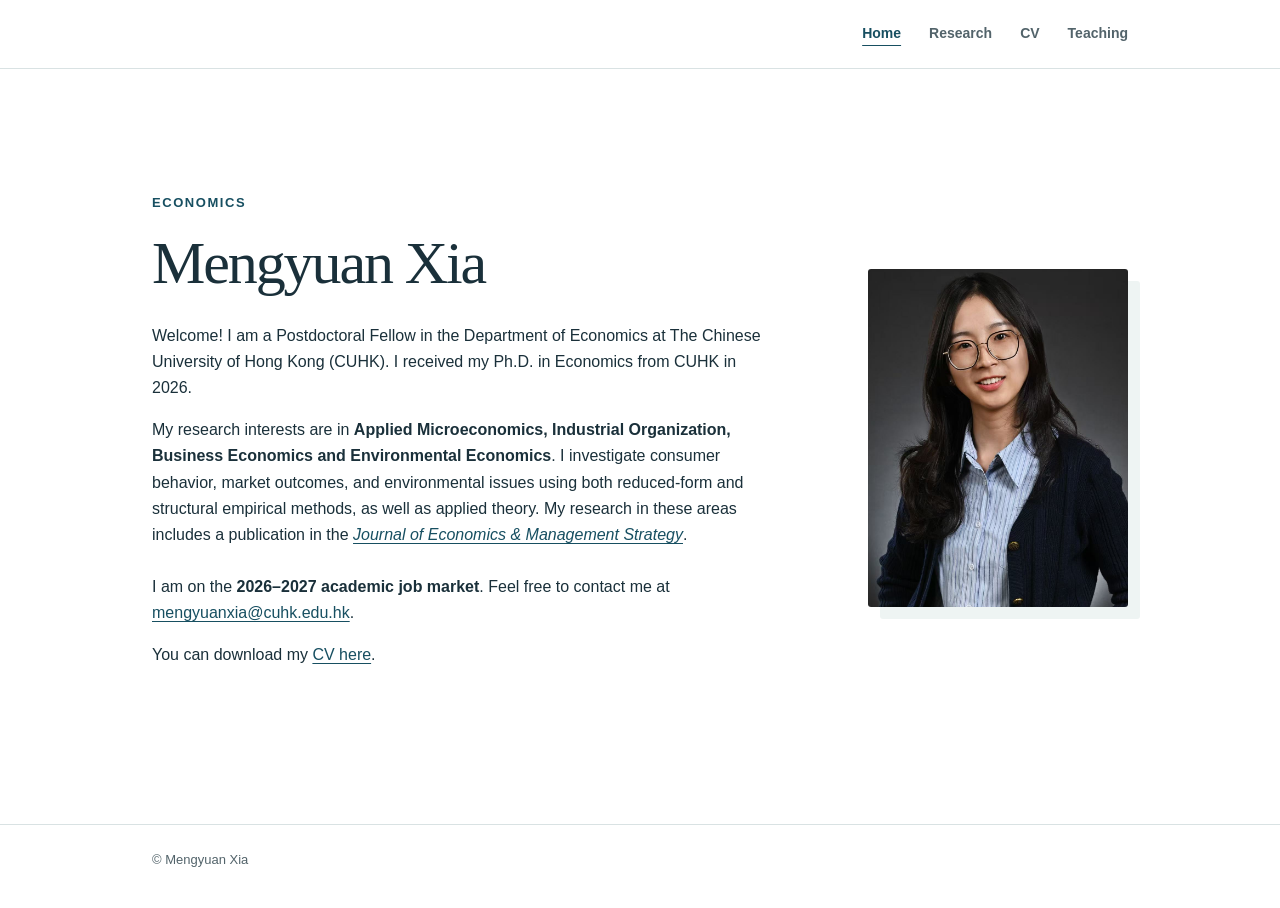
<file: index.html>
<!doctype html>
<html lang="en">
<head>
  <meta charset="utf-8">
  <meta name="viewport" content="width=device-width, initial-scale=1">
  <meta name="description" content="Mengyuan Xia is a postdoctoral fellow in economics at The Chinese University of Hong Kong and is on the 2026–2027 academic job market.">
  <title>Mengyuan Xia | Economics</title>
  <link rel="icon" type="image/svg+xml" href="data:image/svg+xml,%3Csvg xmlns='http://www.w3.org/2000/svg' viewBox='0 0 64 64'%3E%3Crect width='64' height='64' rx='12' fill='%231b3542'/%3E%3Ctext x='32' y='42' text-anchor='middle' fill='white' font-family='Georgia' font-size='27'%3EMX%3C/text%3E%3C/svg%3E">
  <link rel="stylesheet" href="styles.css?v=20261119cv">
</head>
<body>
  <header class="topbar">
    <div class="wrap">
      <nav aria-label="Main navigation"><a href="index.html" aria-current="page">Home</a><a href="research.html">Research</a><a href="cv.html">CV</a><a href="teaching.html">Teaching</a></nav>
    </div>
  </header>
  <main>
    <section class="hero wrap" aria-labelledby="name">
      <div>
        <p class="eyebrow">Economics</p>
        <h1 id="name">Mengyuan Xia</h1>
        <p class="intro">Welcome! I am a Postdoctoral Fellow in the Department of Economics at The Chinese University of Hong Kong (CUHK). I received my Ph.D. in Economics from CUHK in 2026.</p>
        <p class="intro">My research interests are in <strong>Applied Microeconomics, Industrial Organization, Business Economics and Environmental Economics</strong>. I investigate consumer behavior, market outcomes, and environmental issues using both reduced-form and structural empirical methods, as well as applied theory. My research in these areas includes a publication in the <a href="https://onlinelibrary.wiley.com/doi/abs/10.1111/jems.12493" target="_blank" rel="noopener"><em>Journal of Economics &amp; Management Strategy</em></a>.</p>
        <p class="intro market-contact">I am on the <strong>2026–2027 academic job market</strong>. Feel free to contact me at <a href="mailto:mengyuanxia@cuhk.edu.hk">mengyuanxia@cuhk.edu.hk</a>.</p>
        <p class="intro">You can download my <a href="documents/cv-mengyuan-xia.pdf" download="CV_Mengyuan_Xia.pdf">CV here</a>.</p>
      </div>
      <div class="portrait-frame"><img class="portrait" src="assets/portrait.jpg" width="260" height="338" alt="Portrait of Mengyuan Xia"></div>
    </section>
  </main>
  <footer><div class="wrap">© Mengyuan Xia</div></footer>
</body>
</html>
</file>
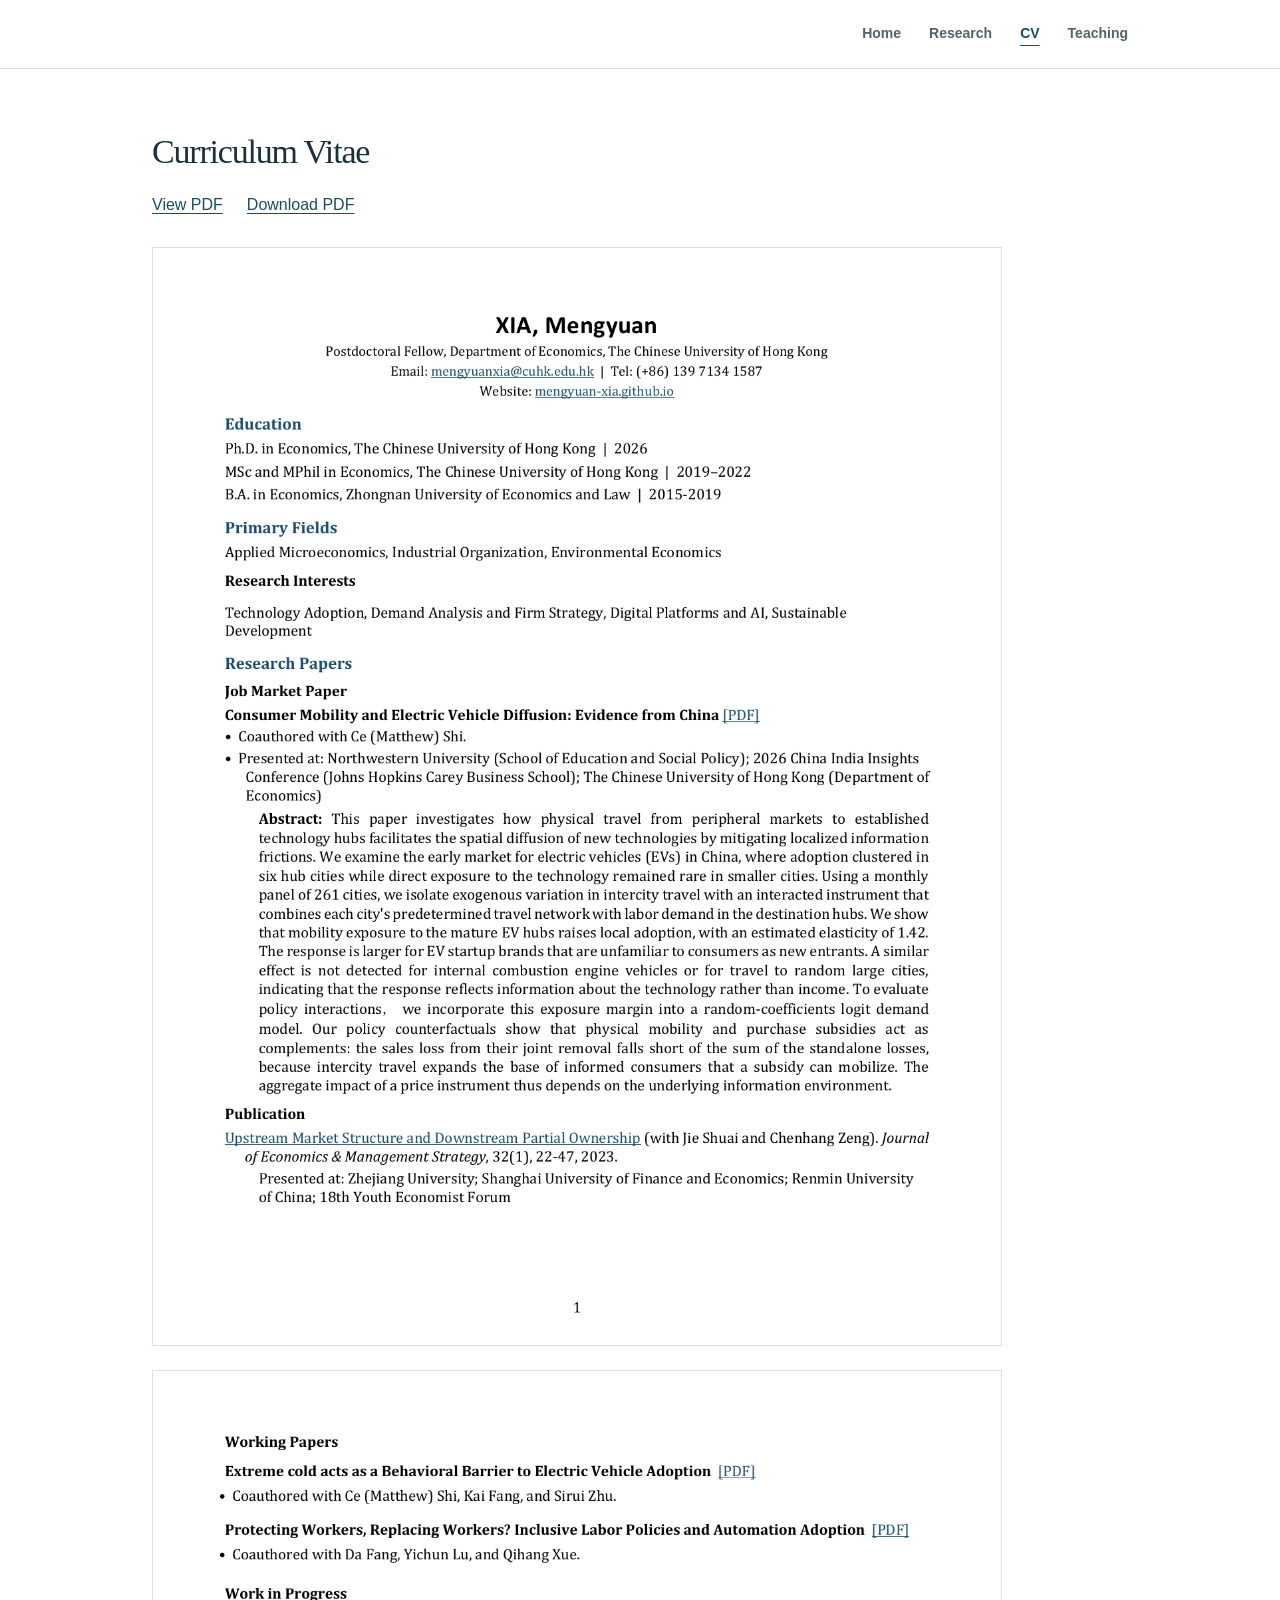
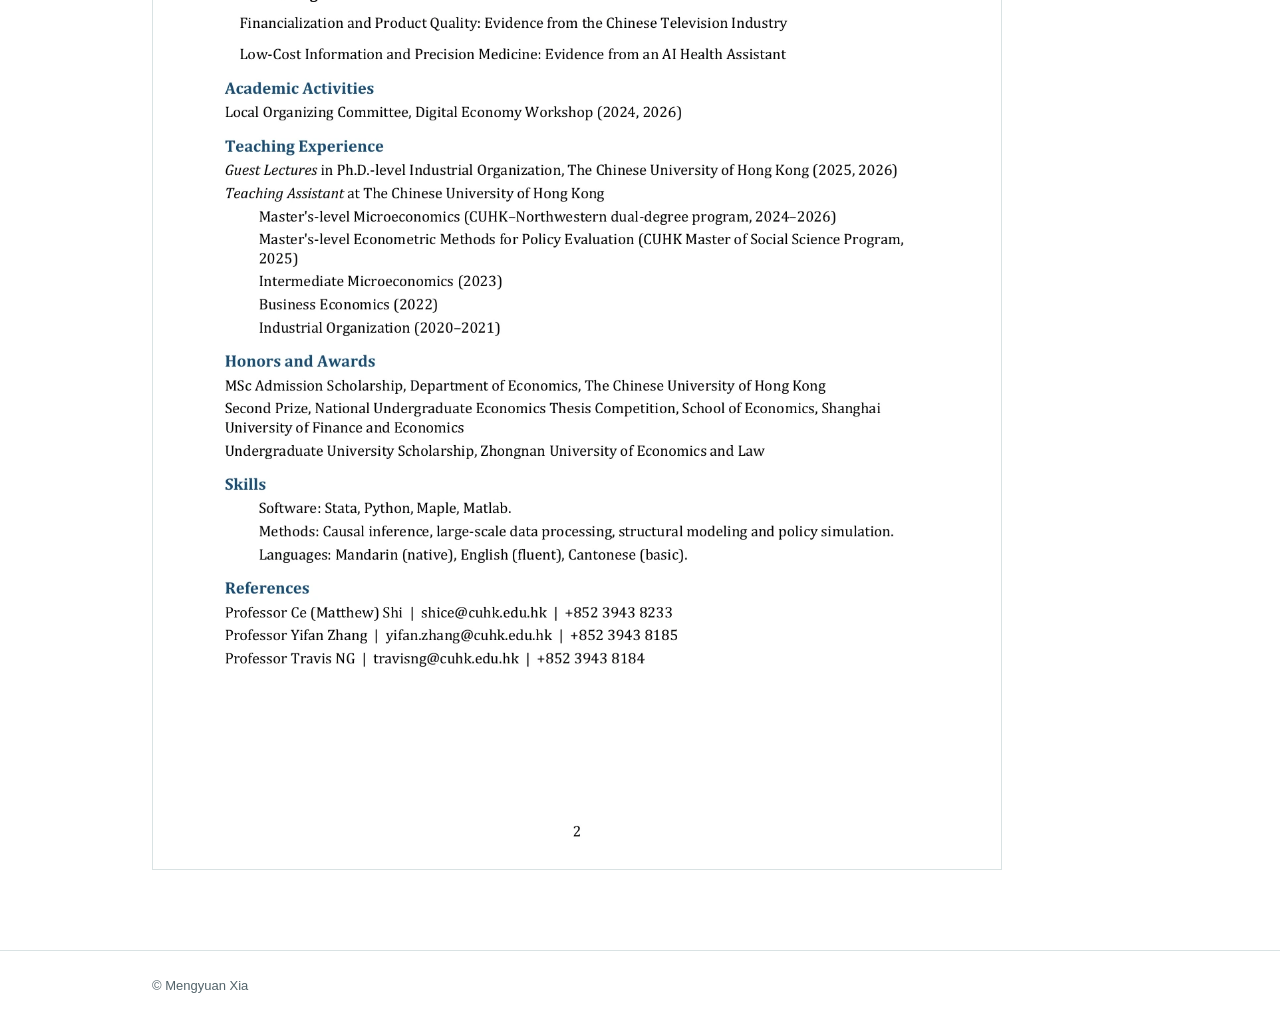
<file: cv.html>
<!doctype html>
<html lang="en">
<head>
  <meta charset="utf-8">
  <meta name="viewport" content="width=device-width, initial-scale=1">
  <meta name="description" content="Curriculum vitae of Mengyuan Xia, Postdoctoral Fellow in Economics at The Chinese University of Hong Kong.">
  <title>CV | Mengyuan Xia</title>
  <link rel="icon" type="image/svg+xml" href="data:image/svg+xml,%3Csvg xmlns='http://www.w3.org/2000/svg' viewBox='0 0 64 64'%3E%3Crect width='64' height='64' rx='12' fill='%231b3542'/%3E%3Ctext x='32' y='42' text-anchor='middle' fill='white' font-family='Georgia' font-size='27'%3EMX%3C/text%3E%3C/svg%3E">
  <link rel="stylesheet" href="styles.css?v=20261119cv">
</head>
<body>
  <header class="topbar">
    <div class="wrap">
      <nav aria-label="Main navigation"><a href="index.html">Home</a><a href="research.html">Research</a><a href="cv.html" aria-current="page">CV</a><a href="teaching.html">Teaching</a></nav>
    </div>
  </header>
  <main>
    <section class="page cv-page wrap" aria-labelledby="cv-heading">
      <h1 class="section-title" id="cv-heading">Curriculum Vitae</h1>
      <p class="cv-actions"><a href="documents/cv-mengyuan-xia.pdf" target="_blank" rel="noopener">View PDF</a><a href="documents/cv-mengyuan-xia.pdf" download="CV_Mengyuan_Xia.pdf">Download PDF</a></p>
      <div class="cv-preview" aria-label="CV preview">
        <a href="documents/cv-mengyuan-xia.pdf" target="_blank" rel="noopener"><img src="assets/cv-page-1.webp?v=d0939904a1d8" alt="Curriculum vitae, page 1 of 2. Open the PDF for selectable text." width="1275" height="1650"></a>
        <a href="documents/cv-mengyuan-xia.pdf" target="_blank" rel="noopener"><img src="assets/cv-page-2.webp?v=639054714db9" alt="Curriculum vitae, page 2 of 2. Open the PDF for selectable text." width="1275" height="1650" loading="lazy"></a>
      </div>
    </section>
  </main>
  <footer><div class="wrap">© Mengyuan Xia</div></footer>
</body>
</html>
</file>
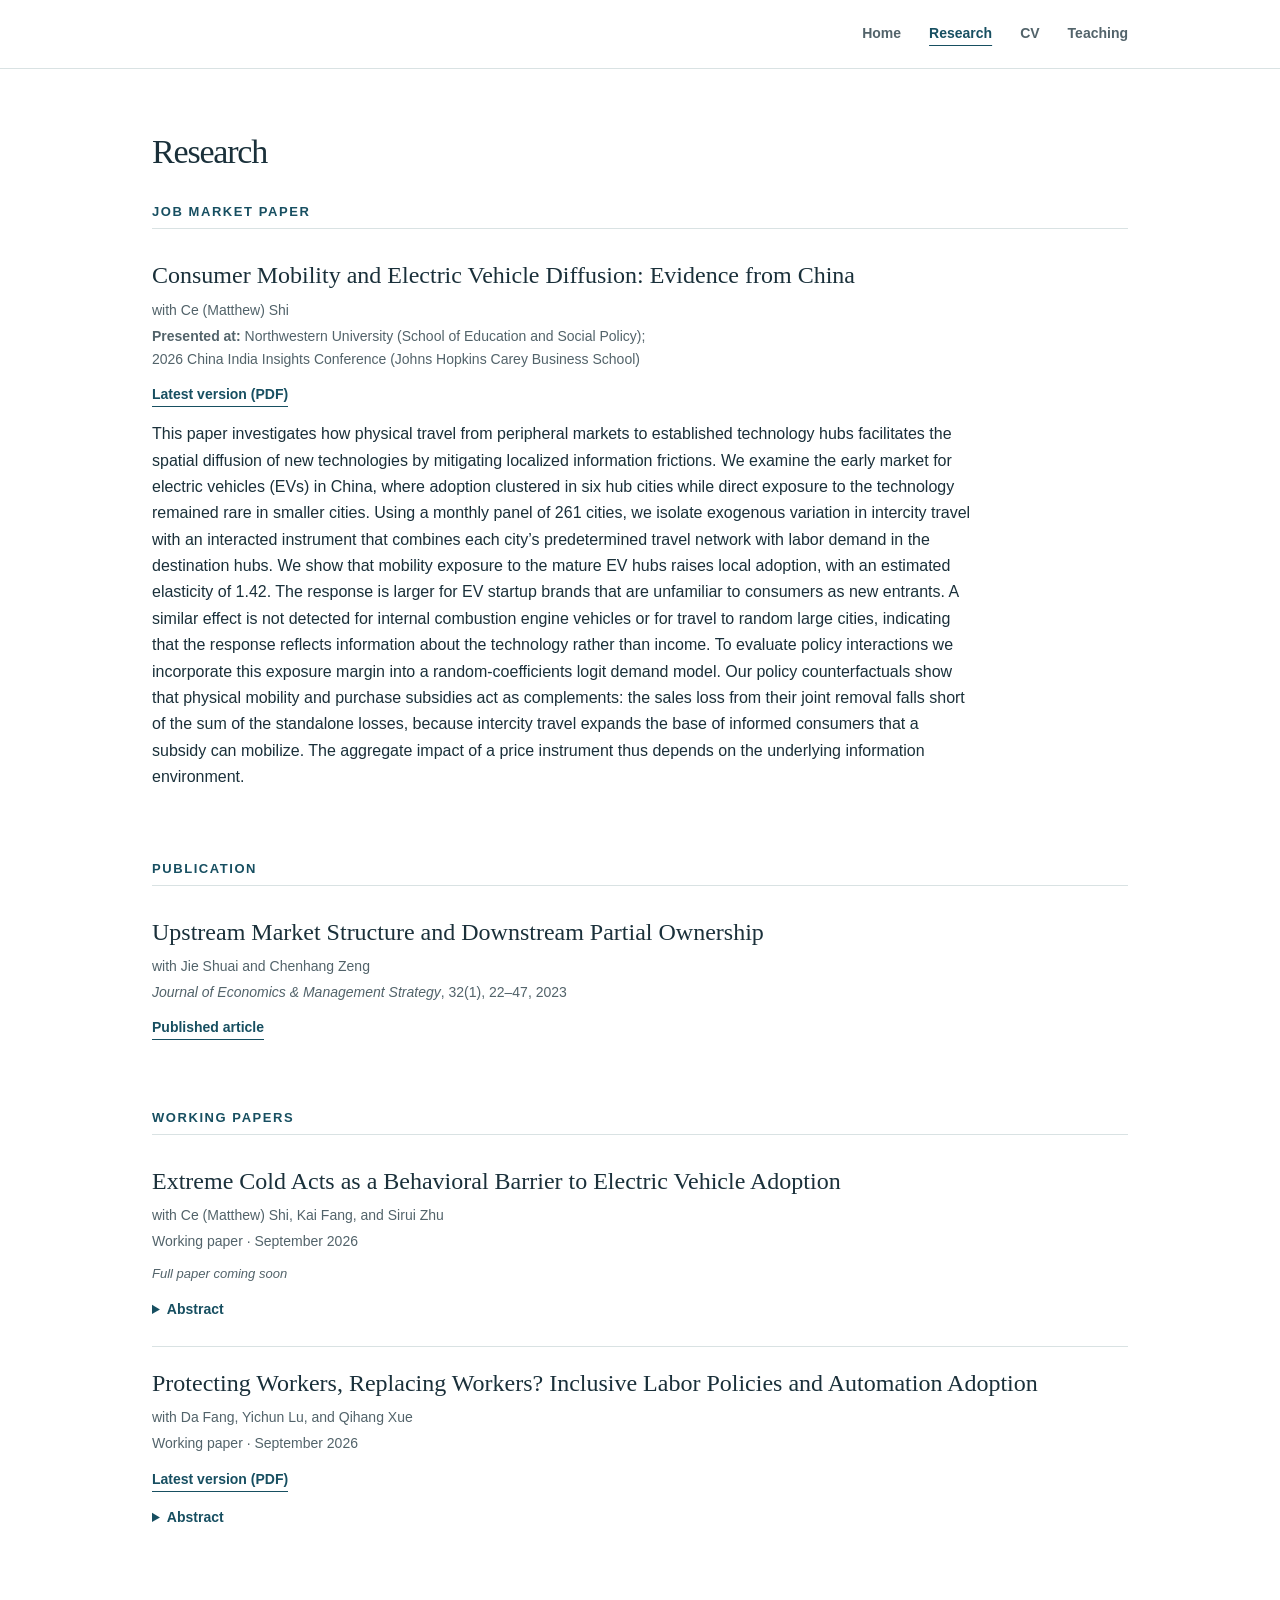
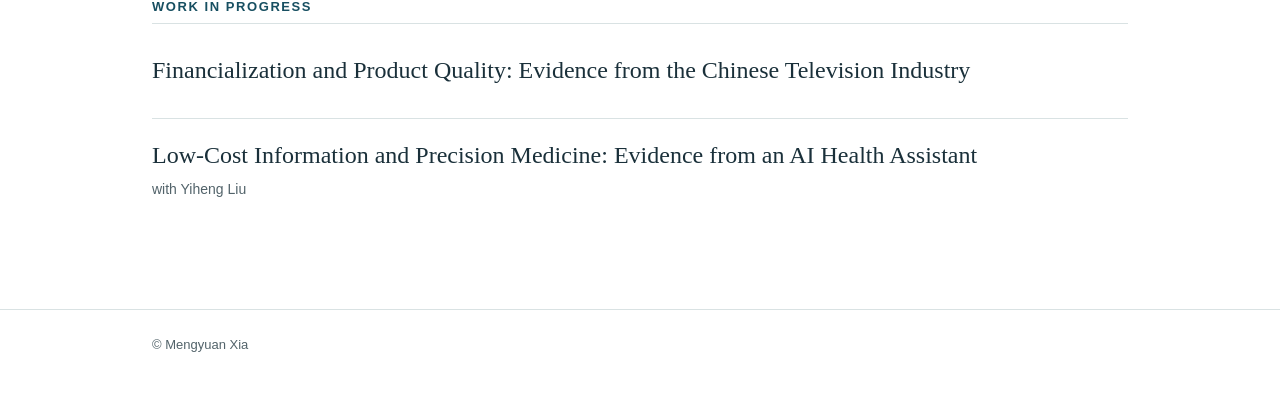
<file: research.html>
<!doctype html>
<html lang="en">
<head>
  <meta charset="utf-8">
  <meta name="viewport" content="width=device-width, initial-scale=1">
  <meta name="description" content="Research by Mengyuan Xia in applied microeconomics, industrial organization, business economics, and environmental economics.">
  <title>Research | Mengyuan Xia</title>
  <link rel="icon" type="image/svg+xml" href="data:image/svg+xml,%3Csvg xmlns='http://www.w3.org/2000/svg' viewBox='0 0 64 64'%3E%3Crect width='64' height='64' rx='12' fill='%231b3542'/%3E%3Ctext x='32' y='42' text-anchor='middle' fill='white' font-family='Georgia' font-size='27'%3EMX%3C/text%3E%3C/svg%3E">
  <link rel="stylesheet" href="styles.css?v=20261119cv">
</head>
<body>
  <header class="topbar">
    <div class="wrap">
      <nav aria-label="Main navigation"><a href="index.html">Home</a><a href="research.html" aria-current="page">Research</a><a href="cv.html">CV</a><a href="teaching.html">Teaching</a></nav>
    </div>
  </header>
  <main>
    <section class="page wrap" aria-labelledby="research-heading">
      <h1 class="section-title" id="research-heading">Research</h1>

      <div class="group">
        <h2 class="group-title">Job Market Paper</h2>
        <article>
          <h3>Consumer Mobility and Electric Vehicle Diffusion: Evidence from China</h3>
          <p class="authors">with Ce (Matthew) Shi</p>
          <p class="meta"><strong>Presented at:</strong> Northwestern University (School of Education and Social Policy);<br> 2026 China India Insights Conference (Johns Hopkins Carey Business School)</p>
          <p class="links"><a href="papers/consumer-mobility-and-ev-diffusion.pdf" target="_blank" rel="noopener">Latest version (PDF)</a></p>
          <p class="description">This paper investigates how physical travel from peripheral markets to established technology hubs facilitates the spatial diffusion of new technologies by mitigating localized information frictions. We examine the early market for electric vehicles (EVs) in China, where adoption clustered in six hub cities while direct exposure to the technology remained rare in smaller cities. Using a monthly panel of 261 cities, we isolate exogenous variation in intercity travel with an interacted instrument that combines each city’s predetermined travel network with labor demand in the destination hubs. We show that mobility exposure to the mature EV hubs raises local adoption, with an estimated elasticity of 1.42. The response is larger for EV startup brands that are unfamiliar to consumers as new entrants. A similar effect is not detected for internal combustion engine vehicles or for travel to random large cities, indicating that the response reflects information about the technology rather than income. To evaluate policy interactions we incorporate this exposure margin into a random-coefficients logit demand model. Our policy counterfactuals show that physical mobility and purchase subsidies act as complements: the sales loss from their joint removal falls short of the sum of the standalone losses, because intercity travel expands the base of informed consumers that a subsidy can mobilize. The aggregate impact of a price instrument thus depends on the underlying information environment.</p>
        </article>
      </div>

      <div class="group">
        <h2 class="group-title">Publication</h2>
        <article>
          <h3>Upstream Market Structure and Downstream Partial Ownership</h3>
          <p class="authors">with Jie Shuai and Chenhang Zeng</p>
          <p class="meta"><em>Journal of Economics &amp; Management Strategy</em>, 32(1), 22–47, 2023</p>
          <p class="links"><a href="https://onlinelibrary.wiley.com/doi/abs/10.1111/jems.12493" target="_blank" rel="noopener">Published article</a></p>
        </article>
      </div>

      <div class="group">
        <h2 class="group-title">Working Papers</h2>
        <article>
          <h3>Extreme Cold Acts as a Behavioral Barrier to Electric Vehicle Adoption</h3>
          <p class="authors">with Ce (Matthew) Shi, Kai Fang, and Sirui Zhu</p>
          <p class="meta">Working paper · September 2026</p>
          <p class="paper-status">Full paper coming soon</p>
          <details>
            <summary>Abstract</summary>
            <p>Mitigating climate change requires the rapid diffusion of low-carbon technologies, yet climate change itself may alter the climate conditions under which these technologies perform. Electric vehicles (EVs), a key pathway for decarbonizing the transport sector, experience substantial performance degradation under extreme temperatures, but whether these physical constraints translate into real-world consumer behaviour remains largely unknown. Here, we combine monthly vehicle registration data from 318 Chinese cities with high-frequency weather observations to examine how temperature affects EV adoption. We show that one additional day with a daily mean temperature below −10°C reduces monthly EV sales by 1.3%, whereas sales of internal combustion engine vehicles remain unaffected. The negative effect is significantly larger for lower-range EVs, in historically warmer regions, and in smaller cities with less charging infrastructure. Together, these findings are consistent with heightened consumer awareness of EV performance, rather than general avoidance behaviour, driving the observed decline in adoption. Applying the estimated temperature-sales relationship to CMIP6 climate projections further shows that future warming generally alleviates the behavioural barrier imposed by extreme cold while generating substantial spatial heterogeneity across cities. Our findings highlight the need for climate-differentiated policy designs that combine charging infrastructure with credible information, in support of transport decarbonization under climate change.</p>
          </details>
        </article>
        <article>
          <h3>Protecting Workers, Replacing Workers? Inclusive Labor Policies and Automation Adoption</h3>
          <p class="authors">with Da Fang, Yichun Lu, and Qihang Xue</p>
          <p class="meta">Working paper · September 2026</p>
          <p class="links"><a href="papers/inclusive-labor-policies-and-automation.pdf" target="_blank" rel="noopener">Latest version (PDF)</a></p>
          <details>
            <summary>Abstract</summary>
            <p>This paper investigates how migrant-inclusive labor policies affect firms' technology choices. We construct a novel, multidimensional city-year inclusiveness index and combine it with firm-level panel data. Using a dialect-network instrumental variable strategy, we find that migrant inclusion policies significantly accelerate robot adoption. Decomposing the policy index reveals that the compliance-cost channel drives this automation response: provisions expanding public-service access and labor-rights protection raise the cost and rigidity of formal employment, pushing firms toward labor-saving capital. Conversely, administrative burden relief acts as a mitigating factor. Furthermore, we find that this capital-labor substitution is concentrated among firms with high labor intensity, limited financial capacity, and strict legal enforcement. Our findings demonstrate that when inclusive policies transform flexible migrant labor into heavily regulated employment, firms substitute machines for labor, highlighting a critical trade-off between labor formalization and workforce displacement.</p>
          </details>
        </article>
      </div>

      <div class="group">
        <h2 class="group-title">Work in Progress</h2>
        <article>
          <h3>Financialization and Product Quality: Evidence from the Chinese Television Industry</h3>
        </article>
        <article>
          <h3>Low-Cost Information and Precision Medicine: Evidence from an AI Health Assistant</h3>
          <p class="authors">with Yiheng Liu</p>
        </article>
      </div>
    </section>
  </main>
  <footer><div class="wrap">© Mengyuan Xia</div></footer>
</body>
</html>
</file>
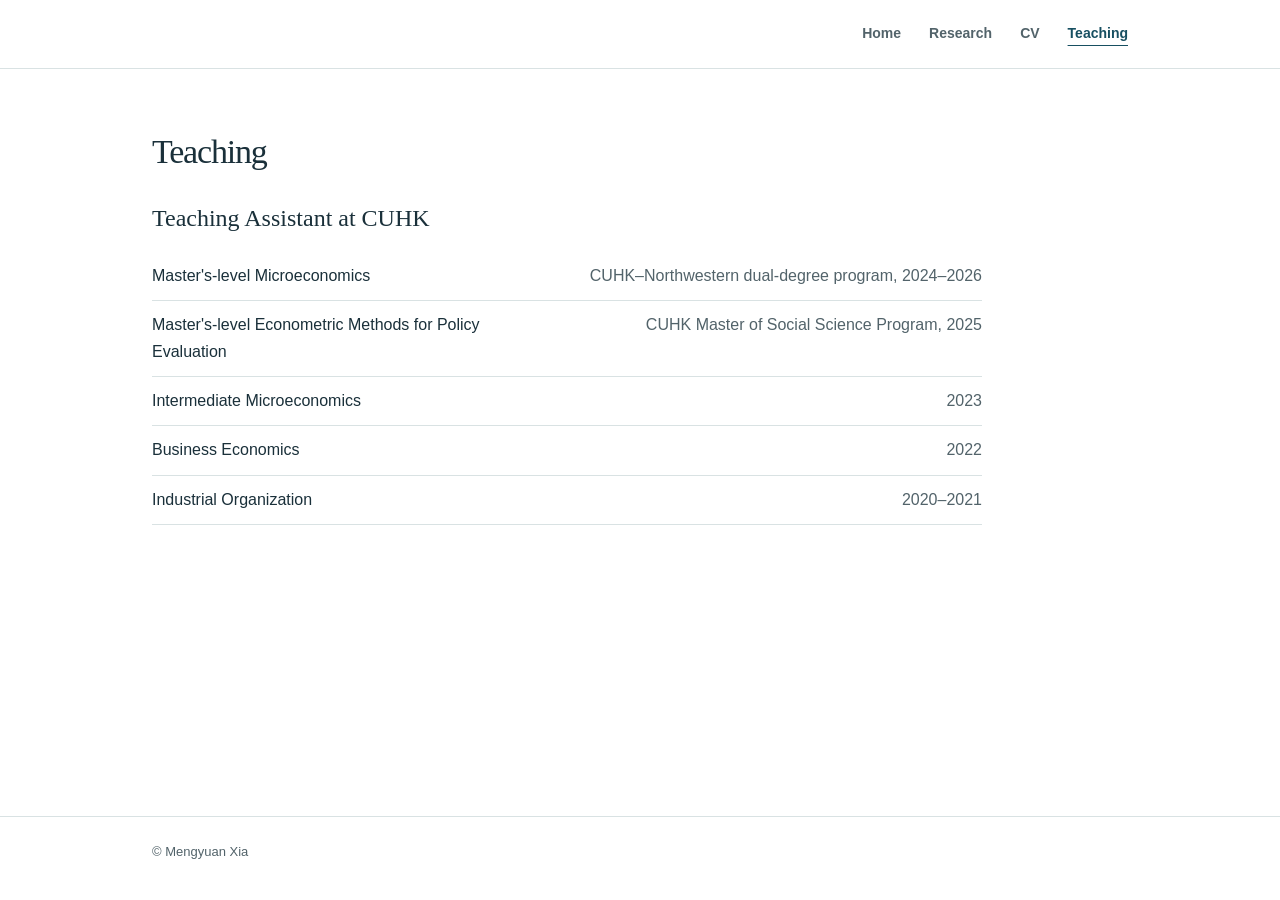
<file: teaching.html>
<!doctype html>
<html lang="en">
<head>
  <meta charset="utf-8">
  <meta name="viewport" content="width=device-width, initial-scale=1">
  <meta name="description" content="Teaching experience of Mengyuan Xia at The Chinese University of Hong Kong.">
  <title>Teaching | Mengyuan Xia</title>
  <link rel="icon" type="image/svg+xml" href="data:image/svg+xml,%3Csvg xmlns='http://www.w3.org/2000/svg' viewBox='0 0 64 64'%3E%3Crect width='64' height='64' rx='12' fill='%231b3542'/%3E%3Ctext x='32' y='42' text-anchor='middle' fill='white' font-family='Georgia' font-size='27'%3EMX%3C/text%3E%3C/svg%3E">
  <link rel="stylesheet" href="styles.css?v=20261119cv">
</head>
<body>
  <header class="topbar">
    <div class="wrap">
      <nav aria-label="Main navigation"><a href="index.html">Home</a><a href="research.html">Research</a><a href="cv.html">CV</a><a href="teaching.html" aria-current="page">Teaching</a></nav>
    </div>
  </header>
  <main>
    <section class="page teaching wrap" aria-labelledby="teaching-heading">
      <h1 class="section-title" id="teaching-heading">Teaching</h1>
      <h2>Teaching Assistant at CUHK</h2>
      <ul class="teaching-list">
        <li><span>Master's-level Microeconomics</span> <span>CUHK–Northwestern dual-degree program, 2024–2026</span></li>
        <li><span>Master's-level Econometric Methods for Policy Evaluation</span> <span>CUHK Master of Social Science Program, 2025</span></li>
        <li><span>Intermediate Microeconomics</span> <span>2023</span></li>
        <li><span>Business Economics</span> <span>2022</span></li>
        <li><span>Industrial Organization</span> <span>2020–2021</span></li>
      </ul>
    </section>
  </main>
  <footer><div class="wrap">© Mengyuan Xia</div></footer>
</body>
</html>
</file>
<file: styles.css>
:root { color-scheme:light; --ink:#1a303a; --muted:#52636a; --accent:#174f61; --line:#d9e2e3; --paper:#ffffff; --soft:#eef4f3; }
* { box-sizing:border-box; }
html { scroll-behavior:smooth; }
body { min-height:100vh; display:flex; flex-direction:column; margin:0; background:var(--paper); color:var(--ink); font-family:Arial,Helvetica,sans-serif; font-size:16px; line-height:1.65; }
main { flex:1; }
a { color:var(--accent); text-decoration-thickness:1px; text-underline-offset:3px; }
a:hover, a:focus-visible { color:#0a7588; }
a:focus-visible, summary:focus-visible { outline:2px solid var(--accent); outline-offset:4px; }
.wrap { max-width:1040px; margin:auto; padding:0 32px; }
.topbar { border-bottom:1px solid var(--line); }
.topbar .wrap { display:flex; justify-content:flex-end; align-items:center; min-height:68px; gap:20px; }
nav { display:flex; gap:28px; }
nav a { color:var(--muted); font-size:14px; font-weight:600; text-decoration:none; }
nav a[aria-current="page"] { color:var(--accent); text-decoration:underline; text-underline-offset:7px; }
.hero { display:grid; grid-template-columns:minmax(0,1fr) 260px; align-items:center; gap:68px; min-height:calc(100vh - 145px); padding-top:72px; padding-bottom:90px; }
.eyebrow { margin:0 0 14px; color:var(--accent); font-size:13px; font-weight:700; letter-spacing:.12em; text-transform:uppercase; }
h1,h2,h3 { font-family:Georgia,'Times New Roman',serif; font-weight:400; line-height:1.22; }
h1 { margin:0 0 22px; font-size:clamp(42px,5vw,60px); letter-spacing:-.035em; }
.intro { max-width:620px; margin:0 0 15px; }
.market-contact { margin-top:25px; }
.email-slot { display:inline-block; width:12ch; height:1em; border-bottom:1px solid var(--muted); vertical-align:baseline; }
.portrait-frame { width:260px; height:338px; overflow:hidden; border-radius:3px; box-shadow:12px 12px 0 var(--soft); }
.portrait { width:100%; height:100%; display:block; object-fit:cover; object-position:center 22%; transform:scale(1.35); transform-origin:center 22%; }
.page { padding-top:62px; padding-bottom:80px; }
.section-title { margin:0 0 32px; font-size:34px; }
.group { margin-top:45px; }
.group:first-of-type { margin-top:0; }
.group-title { margin:0 0 10px; padding-bottom:9px; border-bottom:1px solid var(--line); font:700 13px Arial,Helvetica,sans-serif; letter-spacing:.12em; text-transform:uppercase; color:var(--accent); }
article { padding:22px 0 25px; border-bottom:1px solid var(--line); }
article:last-child { border-bottom:0; }
h3 { margin:0 0 8px; font-size:24px; }
.authors,.meta { margin:3px 0; color:var(--muted); font-size:14px; }
.paper-status { margin:9px 0 0; color:var(--muted); font-size:13px; font-style:italic; }
.description { max-width:820px; margin:14px 0 0; }
.links { margin:12px 0 0; display:flex; gap:18px; flex-wrap:wrap; font-weight:600; font-size:14px; }
.links a { text-decoration:none; border-bottom:1px solid currentColor; }
details { max-width:830px; margin-top:14px; }
summary { width:max-content; color:var(--accent); cursor:pointer; font-size:14px; font-weight:600; }
details p { margin:10px 0 0; color:#34484f; }
.teaching h2 { margin:0 0 18px; font-size:24px; }
.teaching-list { max-width:830px; margin:0; padding:0; list-style:none; }
.teaching-list li { display:grid; grid-template-columns:minmax(0,1fr) minmax(0,1fr); gap:20px; padding:11px 0; border-bottom:1px solid var(--line); }
.teaching-list li span:last-child { color:var(--muted); text-align:right; }
footer { border-top:1px solid var(--line); padding:24px 0 38px; color:var(--muted); font-size:13px; }
@media(max-width:700px) {
  .wrap { padding:0 22px; }
  .topbar .wrap { flex-wrap:wrap; justify-content:center; gap:4px 22px; padding-top:12px; padding-bottom:12px; }
  .hero { grid-template-columns:1fr; gap:32px; min-height:auto; padding-top:42px; padding-bottom:72px; }
  .portrait-frame { grid-row:1; width:160px; height:198px; box-shadow:8px 8px 0 var(--soft); }
  .page { padding-top:42px; padding-bottom:62px; }
  .section-title { font-size:30px; }
  h3 { font-size:22px; }
  nav { gap:16px; }
  .teaching-list li { grid-template-columns:1fr; gap:0; }
  .teaching-list li span:last-child { text-align:left; font-size:14px; }
}

.cv-page .section-title { margin-bottom:20px; }
.cv-actions { display:flex; gap:24px; flex-wrap:wrap; margin:0 0 28px; }
.cv-preview { display:grid; gap:24px; max-width:850px; }
.cv-preview a { display:block; line-height:0; border:1px solid var(--line); }
.cv-preview img { display:block; width:100%; height:auto; }
@media(max-width:700px) {
  .cv-page { min-height:55vh; }
}
</file>
